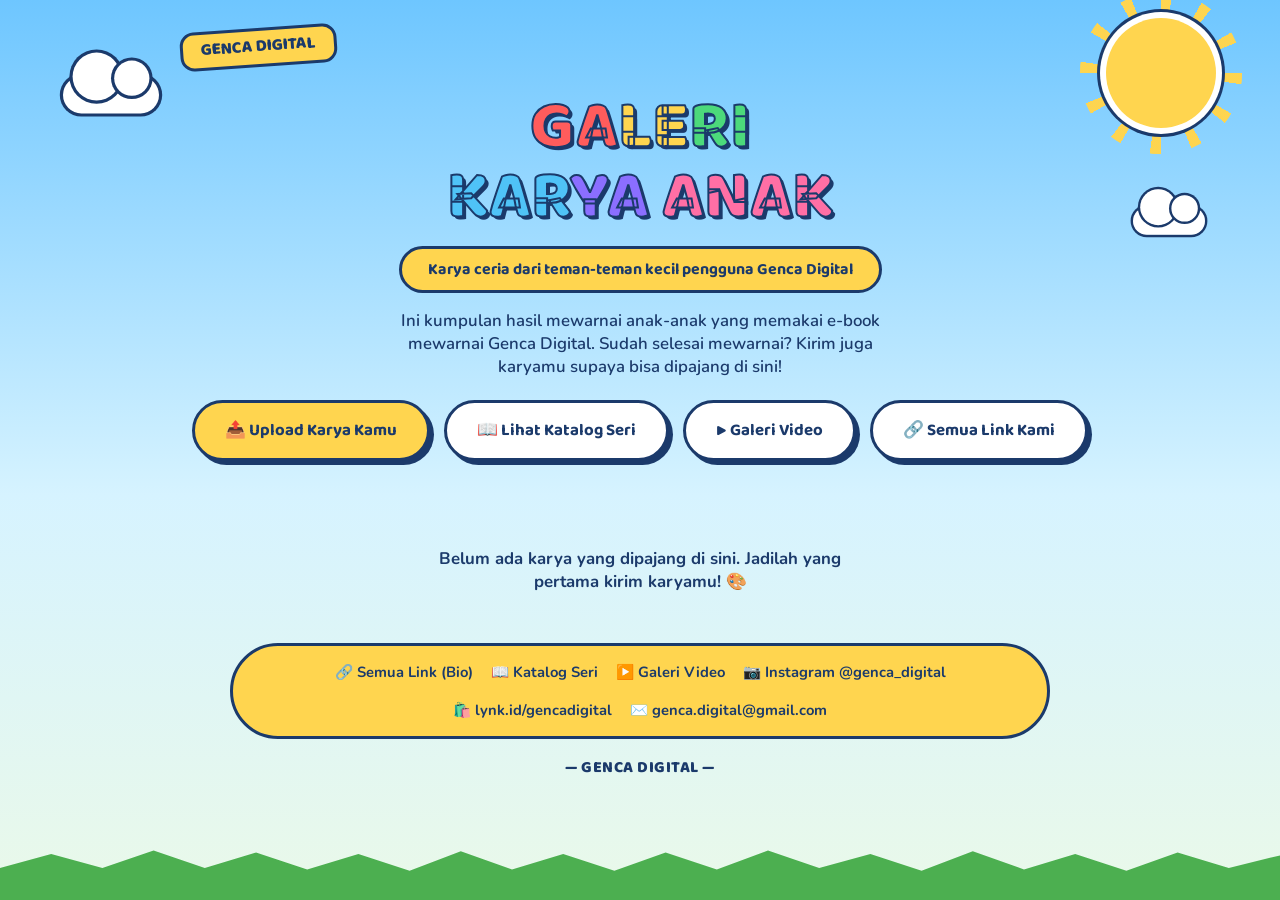
<file: index.html>
<!DOCTYPE html>
<html lang="id">
<head>
<meta charset="UTF-8">
<meta name="viewport" content="width=device-width, initial-scale=1.0">
<title>Galeri Karya Anak — Genca Digital</title>
<meta name="description" content="Galeri hasil karya mewarnai anak-anak dari pengguna e-book Genca Digital.">
<link rel="stylesheet" href="css/style.css">
</head>
<body>

<div class="sky-decor">
  <div class="sun"></div>
  <div class="cloud c1"></div>
  <div class="cloud c2"></div>
  <div class="bush"></div>
</div>

<div class="wrap">
  <span class="badge">GENCA DIGITAL</span>

  <div class="hero">
    <h1 class="bubble-title">
      <span class="l1">GA</span><span class="l2">LE</span><span class="l3">RI</span>
      <br>
      <span class="l4">KAR</span><span class="l5">YA</span> <span class="l6">ANAK</span>
    </h1>
    <span class="ribbon">Karya ceria dari teman-teman kecil pengguna Genca Digital</span>
    <p class="lede">Ini kumpulan hasil mewarnai anak-anak yang memakai e-book mewarnai Genca Digital. Sudah selesai mewarnai? Kirim juga karyamu supaya bisa dipajang di sini!</p>

    <div class="cta-row">
      <a class="btn" href="upload.html">📤 Upload Karya Kamu</a>
      <a class="btn secondary" href="katalog.html">📖 Lihat Katalog Seri</a>
      <a class="btn secondary" href="video.html">▶️ Galeri Video</a>
      <a class="btn secondary" href="bio.html">🔗 Semua Link Kami</a>
    </div>
  </div>

  <div class="gallery-grid" id="galleryGrid"></div>

  <p class="empty-state" id="emptyState" style="display:none;">
    Belum ada karya yang dipajang di sini. Jadilah yang pertama kirim karyamu! 🎨
  </p>

  <div class="load-more-row">
    <button class="btn secondary" id="loadMoreBtn">Muat Lebih Banyak</button>
  </div>

  <div class="footer-pill">
    <a href="bio.html">🔗 Semua Link (Bio)</a>
    <a href="katalog.html">📖 Katalog Seri</a>
    <a href="video.html">▶️ Galeri Video</a>
    <a href="https://www.instagram.com/genca_digital/" target="_blank" rel="noopener">📷 Instagram @genca_digital</a>
    <a href="https://lynk.id/gencadigital" target="_blank" rel="noopener">🛍️ lynk.id/gencadigital</a>
    <a href="mailto:genca.digital@gmail.com">✉️ genca.digital@gmail.com</a>
  </div>
  <p class="footer-brand">— GENCA DIGITAL —</p>
</div>

<script src="js/gallery-data.js"></script>
<script src="js/gallery.js"></script>
</body>
</html>
</file>
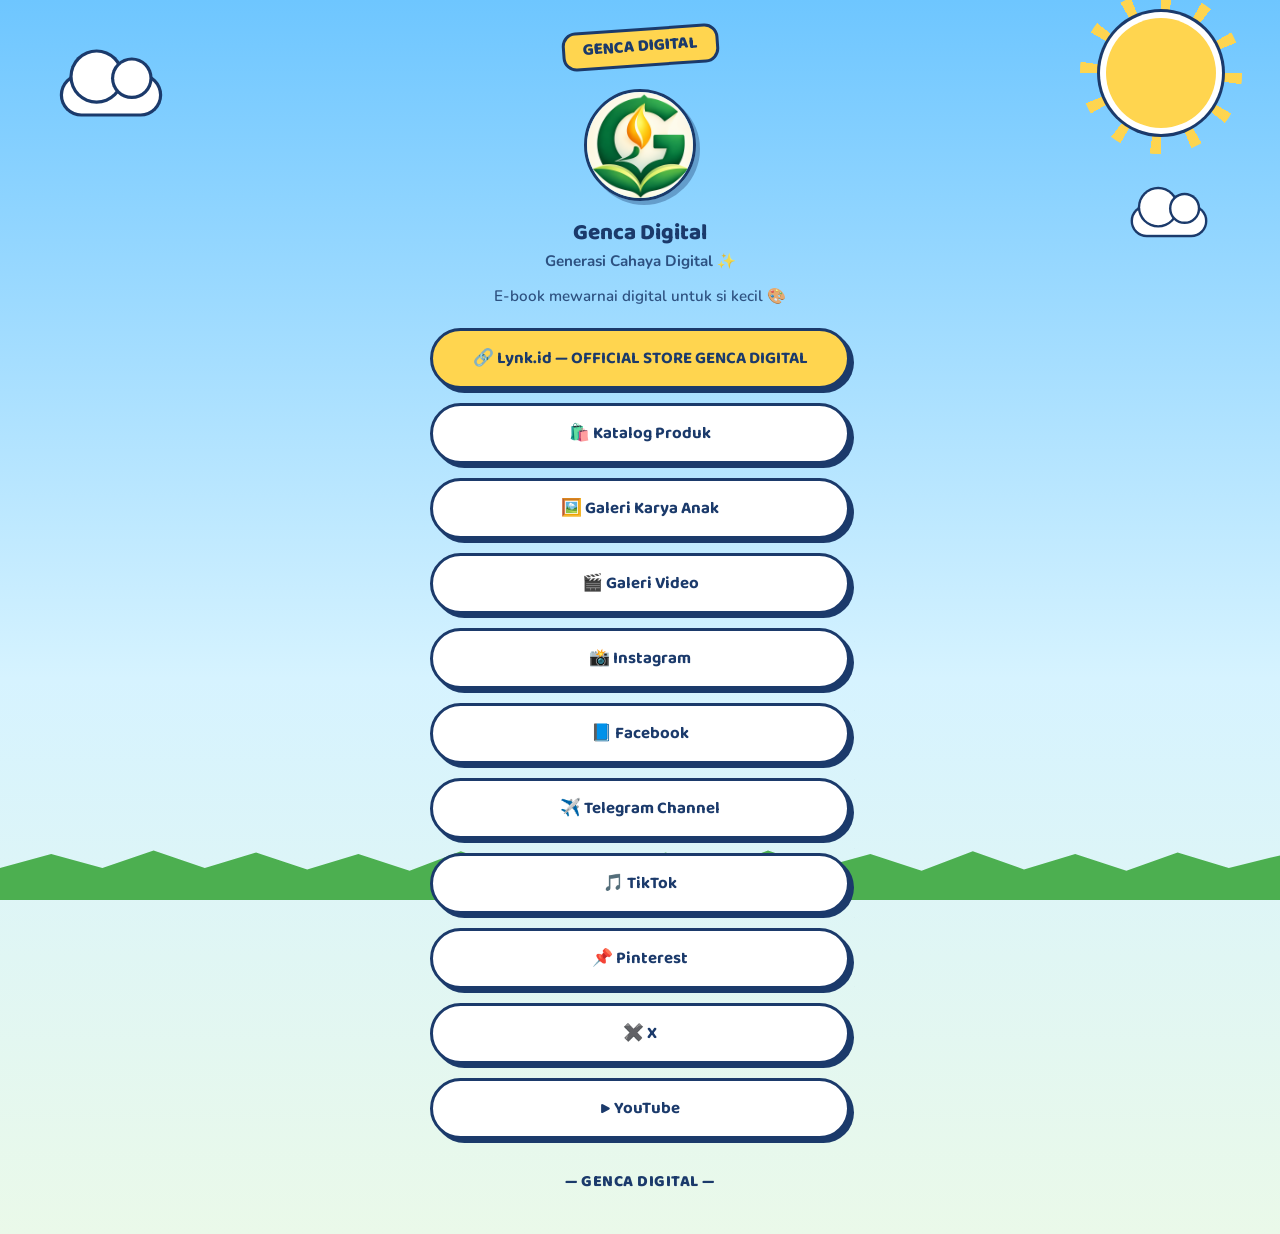
<file: bio.html>
<!DOCTYPE html>
<html lang="id">
<head>
<meta charset="UTF-8">
<meta name="viewport" content="width=device-width, initial-scale=1.0">
<title>Genca Digital (Generasi Cahaya Digital) — Link in Bio</title>
<meta name="description" content="Semua tautan resmi Genca Digital (Generasi Cahaya Digital): katalog seri mewarnai, galeri karya anak, toko Lynk.id, dan media sosial.">
<link rel="stylesheet" href="css/style.css">
</head>
<body>

<div class="sky-decor">
  <div class="sun"></div>
  <div class="cloud c1"></div>
  <div class="cloud c2"></div>
  <div class="bush"></div>
</div>

<div class="wrap">
  <div class="bio-wrap">
    <span class="badge">GENCA DIGITAL</span>

    <div class="logo-wrap">
      <img src="images/logo.jpg" alt="Logo Genca Digital" onerror="this.onerror=null;this.remove();">
      <div class="logo-ph">GD</div>
    </div>
    <div class="bio-name">Genca Digital</div>
    <p class="bio-tagline" style="margin-top:-4px;font-weight:700;">Generasi Cahaya Digital ✨</p>
    <p class="bio-tagline">E-book mewarnai digital untuk si kecil 🎨</p>

    <div class="link-list">
      <a class="btn full" href="https://lynk.id/gencadigital" target="_blank" rel="noopener">🔗 Lynk.id — OFFICIAL STORE GENCA DIGITAL</a>
      <a class="btn full secondary" href="katalog.html">🛍️ Katalog Produk</a>
      <a class="btn full secondary" href="index.html">🖼️ Galeri Karya Anak</a>
      <a class="btn full secondary" href="video.html">🎬 Galeri Video</a>
      <a class="btn full secondary" href="https://www.instagram.com/genca_digital/" target="_blank" rel="noopener">📸 Instagram</a>
      <a class="btn full secondary" href="https://www.facebook.com/profile.php?id=61595604208498" target="_blank" rel="noopener">📘 Facebook</a>
      <a class="btn full secondary" href="https://t.me/+vTnjUD4lZelkMDZl" target="_blank" rel="noopener">✈️ Telegram Channel</a>
      <a class="btn full secondary" href="https://www.tiktok.com/@gencadigital" target="_blank" rel="noopener">🎵 TikTok</a>
      <a class="btn full secondary" href="https://id.pinterest.com/gencadigital/" target="_blank" rel="noopener">📌 Pinterest</a>
      <a class="btn full secondary" href="https://x.com/gencadigital" target="_blank" rel="noopener">✖️ X</a>
      <a class="btn full secondary" href="https://www.youtube.com/@gencadigital" target="_blank" rel="noopener">▶️ YouTube</a>
    </div>

    <p class="footer-brand" style="margin-top:30px;">— GENCA DIGITAL —</p>
  </div>
</div>

</body>
</html>
</file>
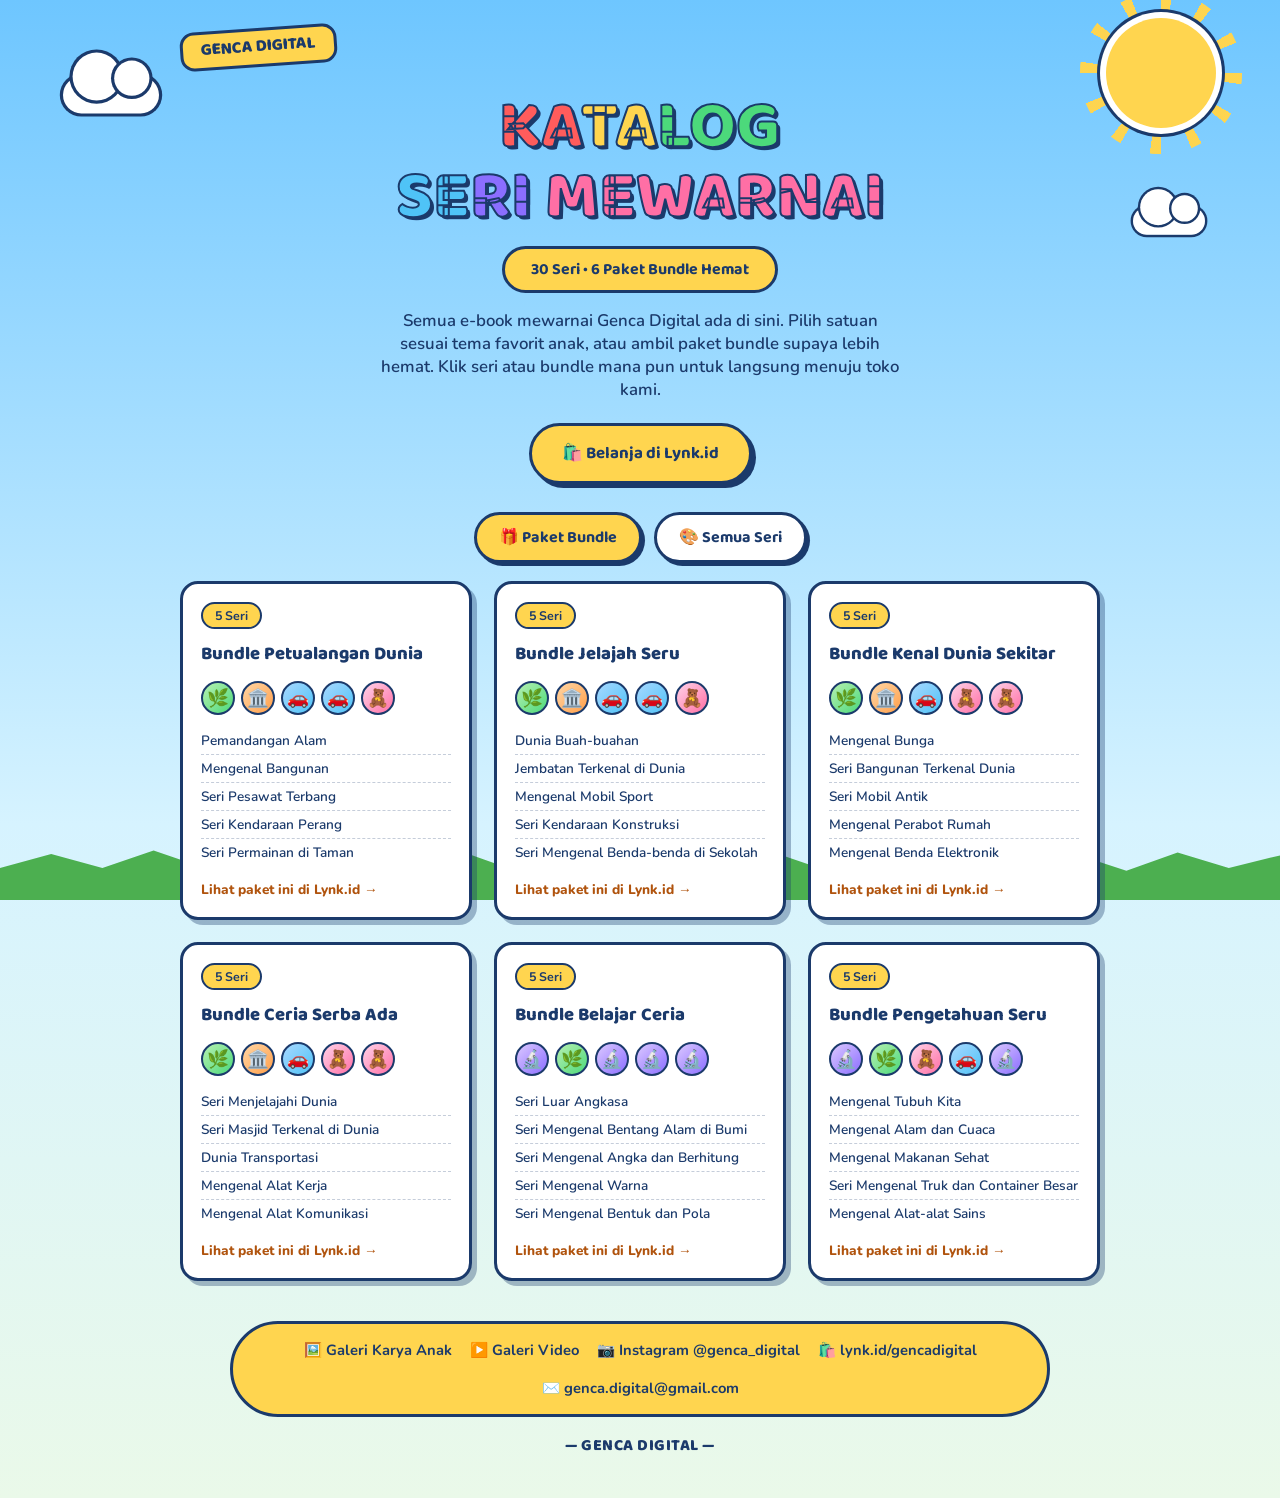
<file: katalog.html>
<!DOCTYPE html>
<html lang="id">
<head>
<meta charset="UTF-8">
<meta name="viewport" content="width=device-width, initial-scale=1.0">
<title>Katalog Seri Mewarnai — Genca Digital</title>
<meta name="description" content="Katalog lengkap 30 seri e-book mewarnai Genca Digital, tersedia satuan atau dalam 6 paket bundle hemat.">
<link rel="stylesheet" href="css/style.css">
</head>
<body>

<div class="sky-decor">
  <div class="sun"></div>
  <div class="cloud c1"></div>
  <div class="cloud c2"></div>
  <div class="bush"></div>
</div>

<div class="wrap">
  <span class="badge">GENCA DIGITAL</span>

  <div class="hero">
    <h1 class="bubble-title">
      <span class="l1">KA</span><span class="l2">TA</span><span class="l3">LOG</span>
      <br>
      <span class="l4">SE</span><span class="l5">RI</span> <span class="l6">MEWARNAI</span>
    </h1>
    <span class="ribbon">30 Seri • 6 Paket Bundle Hemat</span>
    <p class="lede">Semua e-book mewarnai Genca Digital ada di sini. Pilih satuan sesuai tema favorit anak, atau ambil paket bundle supaya lebih hemat. Klik seri atau bundle mana pun untuk langsung menuju toko kami.</p>

    <div class="cta-row">
      <a class="btn" href="https://lynk.id/gencadigital" target="_blank" rel="noopener">🛍️ Belanja di Lynk.id</a>
    </div>
  </div>

  <div class="tab-row">
    <button class="tab-btn active" id="tabBundle" type="button">🎁 Paket Bundle</button>
    <button class="tab-btn" id="tabSeries" type="button">🎨 Semua Seri</button>
  </div>

  <div class="catalog-section active" id="bundleSection">
    <div class="bundle-grid" id="bundleGrid"></div>
  </div>

  <div class="catalog-section" id="seriesSection">
    <div class="chip-row" id="chipRow"></div>
    <div class="series-grid" id="seriesGrid"></div>
  </div>

  <div class="footer-pill">
    <a href="index.html">🖼️ Galeri Karya Anak</a>
    <a href="video.html">▶️ Galeri Video</a>
    <a href="https://www.instagram.com/genca_digital/" target="_blank" rel="noopener">📷 Instagram @genca_digital</a>
    <a href="https://lynk.id/gencadigital" target="_blank" rel="noopener">🛍️ lynk.id/gencadigital</a>
    <a href="mailto:genca.digital@gmail.com">✉️ genca.digital@gmail.com</a>
  </div>
  <p class="footer-brand">— GENCA DIGITAL —</p>
</div>

<script src="js/catalog-data.js"></script>
<script src="js/catalog.js"></script>
</body>
</html>
</file>
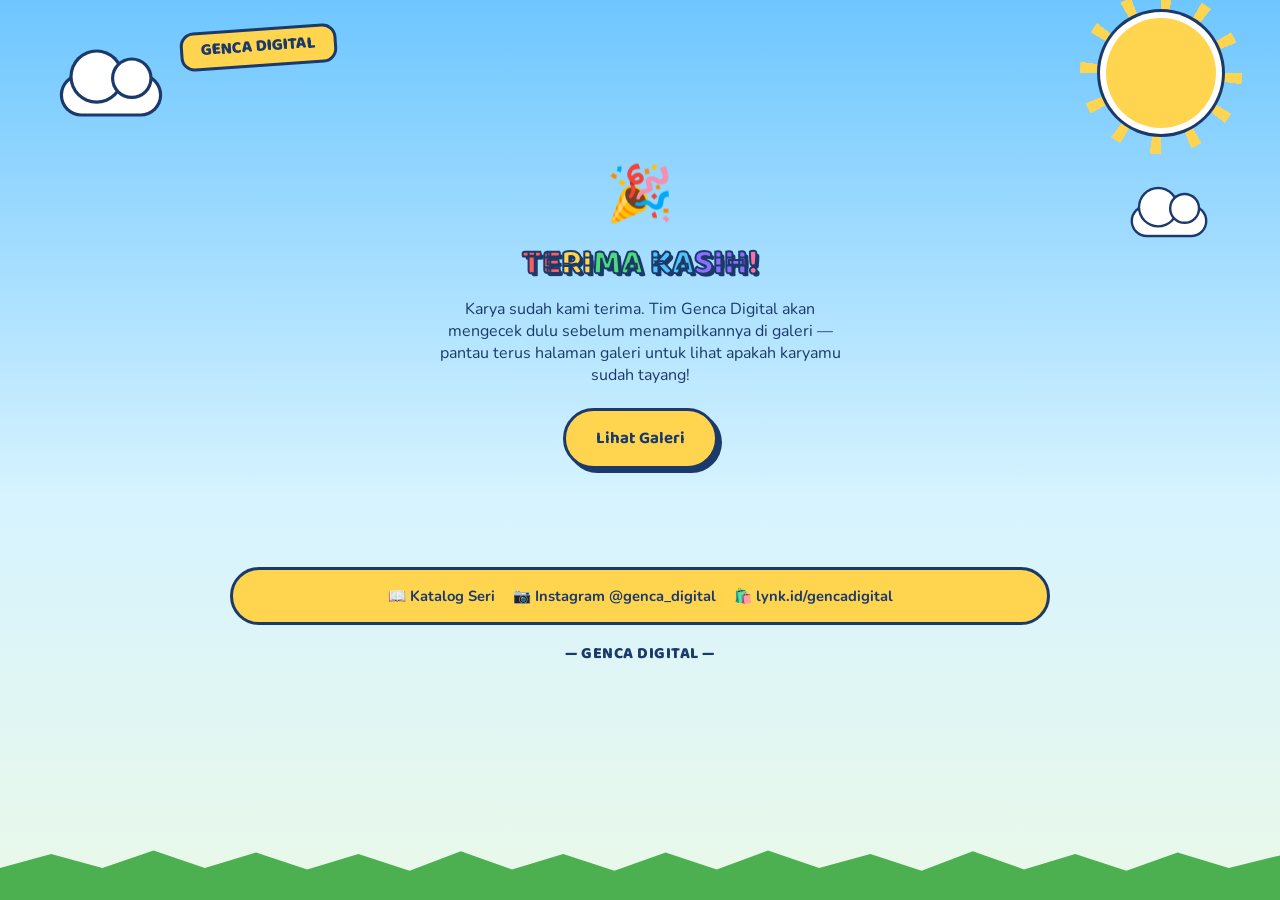
<file: thanks.html>
<!DOCTYPE html>
<html lang="id">
<head>
<meta charset="UTF-8">
<meta name="viewport" content="width=device-width, initial-scale=1.0">
<title>Terima Kasih! — Genca Digital</title>
<link rel="stylesheet" href="css/style.css">
</head>
<body>

<div class="sky-decor">
  <div class="sun"></div>
  <div class="cloud c1"></div>
  <div class="cloud c2"></div>
  <div class="bush"></div>
</div>

<div class="wrap">
  <span class="badge">GENCA DIGITAL</span>

  <div class="thanks-box">
    <div class="big-emoji">🎉</div>
    <h1 class="bubble-title" style="font-size:2.2rem;">
      <span class="l1">TE</span><span class="l2">RI</span><span class="l3">MA</span>
      <span class="l4">KA</span><span class="l5">SIH</span><span class="l6">!</span>
    </h1>
    <p class="lede">Karya sudah kami terima. Tim Genca Digital akan mengecek dulu sebelum menampilkannya di galeri — pantau terus halaman galeri untuk lihat apakah karyamu sudah tayang!</p>
    <div class="cta-row">
      <a class="btn" href="index.html">Lihat Galeri</a>
    </div>
  </div>

  <div class="footer-pill">
    <a href="katalog.html">📖 Katalog Seri</a>
    <a href="https://www.instagram.com/genca_digitalgo/" target="_blank" rel="noopener">📷 Instagram @genca_digital</a>
    <a href="https://lynk.id/gencadigital" target="_blank" rel="noopener">🛍️ lynk.id/gencadigital</a>
  </div>
  <p class="footer-brand">— GENCA DIGITAL —</p>
</div>

</body>
</html>
</file>
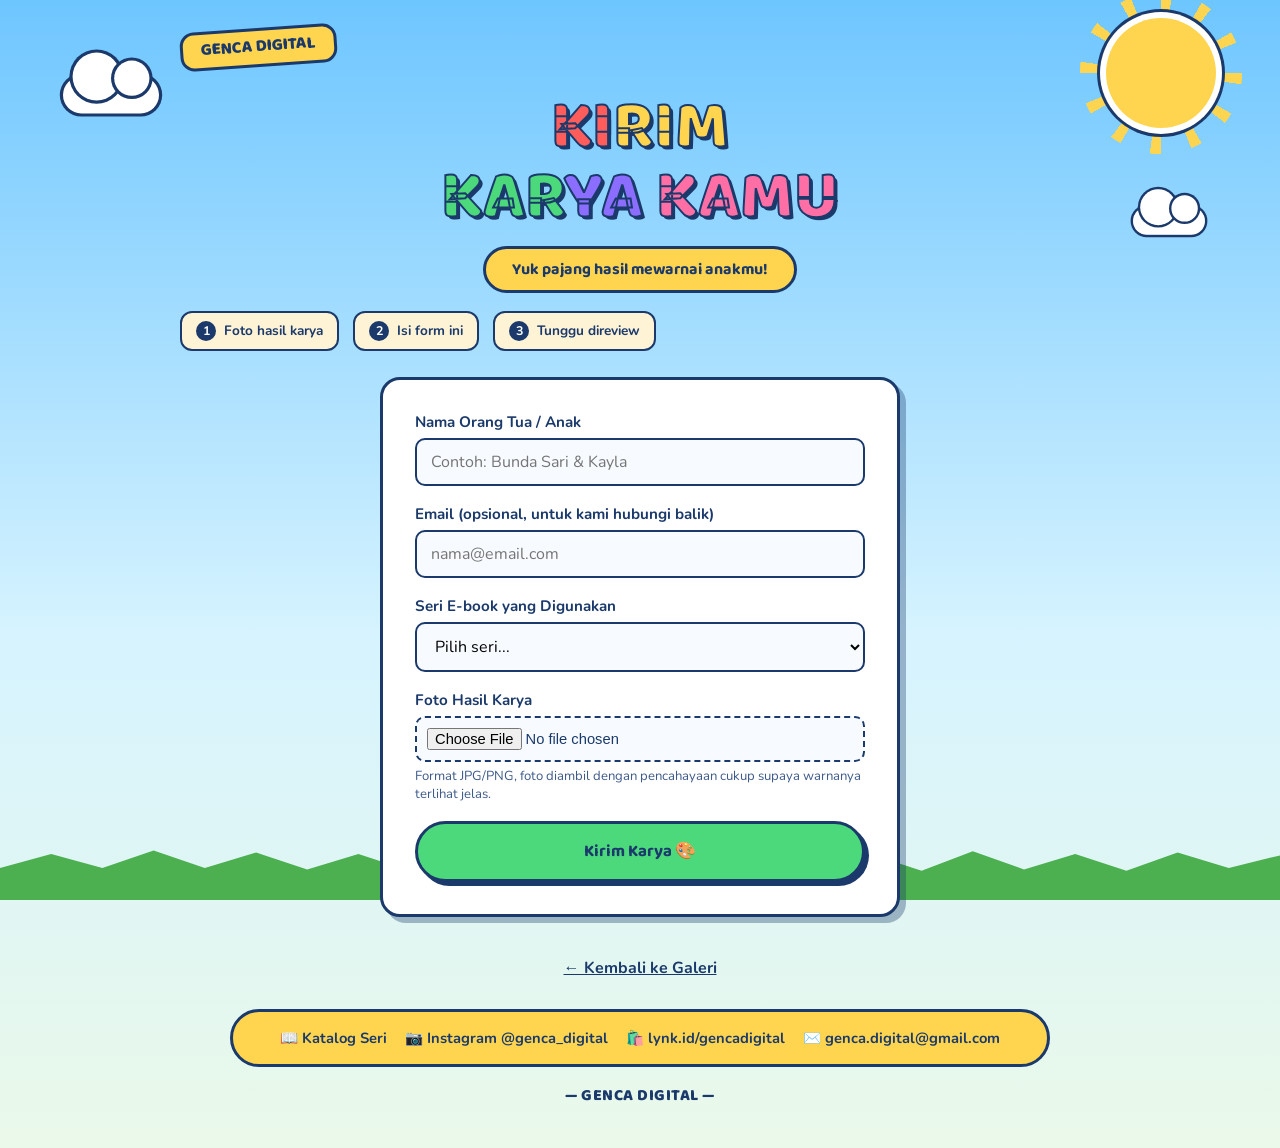
<file: upload.html>
<!DOCTYPE html>
<html lang="id">
<head>
<meta charset="UTF-8">
<meta name="viewport" content="width=device-width, initial-scale=1.0">
<title>Kirim Karya Kamu — Genca Digital</title>
<meta name="description" content="Kirim foto hasil mewarnai anakmu untuk dipajang di Galeri Karya Anak Genca Digital.">
<link rel="stylesheet" href="css/style.css">
</head>
<body>

<div class="sky-decor">
  <div class="sun"></div>
  <div class="cloud c1"></div>
  <div class="cloud c2"></div>
  <div class="bush"></div>
</div>

<div class="wrap">
  <span class="badge">GENCA DIGITAL</span>

  <div class="hero">
    <h1 class="bubble-title">
      <span class="l1">KI</span><span class="l2">RIM</span>
      <br>
      <span class="l3">KAR</span><span class="l5">YA</span> <span class="l6">KAMU</span>
    </h1>
    <span class="ribbon">Yuk pajang hasil mewarnai anakmu!</span>

    <div class="steps-mini">
      <div class="step-chip"><span class="num">1</span> Foto hasil karya</div>
      <div class="step-chip"><span class="num">2</span> Isi form ini</div>
      <div class="step-chip"><span class="num">3</span> Tunggu direview</div>
    </div>
  </div>

  <!--
    Form ini pakai Netlify Forms (data-netlify="true").
    Submission akan muncul di dashboard Netlify (tab Forms) dan
    kamu bisa dapat notifikasi email dari sana — lihat README.md
    untuk cara mengaktifkan notifikasi email di dashboard Netlify.
  -->
  <form
    name="karya-anak"
    method="POST"
    action="/thanks.html"
    data-netlify="true"
    netlify-honeypot="bot-field"
    enctype="multipart/form-data"
    class="form-card"
  >
    <input type="hidden" name="form-name" value="karya-anak">
    <p style="display:none;">
      <label>Jangan diisi: <input name="bot-field"></label>
    </p>

    <div class="field">
      <label for="parentName">Nama Orang Tua / Anak</label>
      <input type="text" id="parentName" name="parentName" placeholder="Contoh: Bunda Sari & Kayla" required>
    </div>

    <div class="field">
      <label for="email">Email (opsional, untuk kami hubungi balik)</label>
      <input type="email" id="email" name="email" placeholder="nama@email.com">
    </div>

    <div class="field">
      <label for="series">Seri E-book yang Digunakan</label>
      <select id="series" name="series" required>
        <option value="">Pilih seri...</option>
        <option value="Tas Sekolah">Seri Tas Sekolah</option>
        <option value="Pemandangan Alam">Seri Pemandangan Alam</option>
        <option value="Lainnya">Lainnya</option>
      </select>
    </div>

    <div class="field">
      <label for="photo">Foto Hasil Karya</label>
      <input type="file" id="photo" name="photo" accept="image/*" required>
      <p class="hint">Format JPG/PNG, foto diambil dengan pencahayaan cukup supaya warnanya terlihat jelas.</p>
    </div>

    <button type="submit" class="btn green" style="width:100%; justify-content:center;">Kirim Karya 🎨</button>
  </form>

  <a class="back-link" href="index.html">← Kembali ke Galeri</a>

  <div class="footer-pill">
    <a href="katalog.html">📖 Katalog Seri</a>
    <a href="https://www.instagram.com/genca_digital/" target="_blank" rel="noopener">📷 Instagram @genca_digital</a>
    <a href="https://lynk.id/gencadigital" target="_blank" rel="noopener">🛍️ lynk.id/gencadigital</a>
    <a href="mailto:genca.digital@gmail.com">✉️ genca.digital@gmail.com</a>
  </div>
  <p class="footer-brand">— GENCA DIGITAL —</p>
</div>

</body>
</html>
</file>
<file: css/style.css>
@import url('https://fonts.googleapis.com/css2?family=Baloo+2:wght@500;700;800&family=Nunito:wght@400;600;700&display=swap');

:root{
  --sky-top:#6EC6FF;
  --sky-bottom:#D6F3FF;
  --sun:#FFD54F;
  --pink:#FF6FA5;
  --green:#4CD97B;
  --purple:#8B6EFF;
  --navy:#1B3A6B;
  --card:#FFFFFF;
  --grass:#4CAF50;
  --grass-dark:#388E3C;
}

*{box-sizing:border-box;}

body{
  margin:0;
  font-family:'Nunito',sans-serif;
  color:var(--navy);
  background:linear-gradient(180deg,var(--sky-top) 0%,var(--sky-bottom) 55%,#EAF9E9 100%);
  min-height:100vh;
  overflow-x:hidden;
}

.sky-decor{
  position:fixed;
  inset:0;
  pointer-events:none;
  z-index:0;
  overflow:hidden;
}
.sun{
  position:absolute; top:2%; right:5%;
  width:110px; height:110px; border-radius:50%;
  background:var(--sun);
  box-shadow:0 0 0 6px #fff, 0 0 0 9px var(--navy);
}
.sun::before,.sun::after{content:'';position:absolute;inset:-26px;
  background:
    repeating-conic-gradient(var(--sun) 0deg 8deg, transparent 8deg 30deg);
  border-radius:50%;
  z-index:-1;
  opacity:.9;
}
.cloud{position:absolute; width:120px; height:46px; background:#fff; border-radius:40px;
  box-shadow:0 0 0 4px var(--navy);
}
.cloud::before,.cloud::after{content:'';position:absolute;background:#fff;border-radius:50%;
  box-shadow:0 0 0 4px var(--navy);}
.cloud::before{width:60px;height:60px;top:-30px;left:12px;}
.cloud::after{width:44px;height:44px;top:-20px;left:64px;}
.cloud.c1{top:8%; left:4%; transform:scale(.8);}
.cloud.c2{top:22%; right:4%; transform:scale(.6);}
.bush{position:absolute; bottom:-10px; width:100%; height:70px;
  background:var(--grass);
  clip-path:polygon(0% 100%,0% 40%,4% 20%,8% 40%,12% 15%,16% 40%,20% 18%,24% 42%,
    28% 20%,32% 44%,36% 16%,40% 42%,44% 20%,48% 44%,52% 18%,56% 42%,60% 15%,
    64% 40%,68% 20%,72% 44%,76% 16%,80% 42%,84% 20%,88% 44%,92% 18%,96% 40%,100% 22%,100% 100%);
}

.wrap{position:relative; z-index:1; max-width:960px; margin:0 auto; padding:28px 20px 0;}

.badge{
  display:inline-block;
  background:var(--sun);
  border:3px solid var(--navy);
  border-radius:14px;
  padding:8px 18px;
  font-family:'Baloo 2',sans-serif;
  font-weight:800;
  font-size:1.05rem;
  line-height:1;
  color:var(--navy);
  transform:rotate(-4deg);
}

.hero{text-align:center; margin:26px 0 10px;}

.bubble-title{
  font-family:'Baloo 2',sans-serif;
  font-weight:800;
  font-size:clamp(2.4rem,7vw,4.2rem);
  line-height:1.05;
  margin:14px 0 6px;
  -webkit-text-stroke:2px var(--navy);
  text-shadow:3px 3px 0 var(--navy);
}
.bubble-title .l1{color:#FF5C5C;}
.bubble-title .l2{color:var(--sun);}
.bubble-title .l3{color:var(--green);}
.bubble-title .l4{color:#4FC3F7;}
.bubble-title .l5{color:var(--purple);}
.bubble-title .l6{color:var(--pink);}

.ribbon{
  display:inline-block;
  background:var(--sun);
  border:3px solid var(--navy);
  border-radius:999px;
  padding:8px 26px;
  font-family:'Baloo 2',sans-serif;
  font-weight:700;
  font-size:1rem;
  color:var(--navy);
  margin-top:6px;
}

.hero p.lede{
  max-width:520px; margin:16px auto 0;
  font-size:1.05rem; font-weight:600; color:var(--navy);
}

.btn{
  display:inline-flex; align-items:center; gap:8px;
  font-family:'Baloo 2',sans-serif; font-weight:700; font-size:1.05rem;
  text-decoration:none; color:var(--navy);
  background:var(--sun);
  border:3px solid var(--navy);
  border-radius:999px;
  padding:14px 30px;
  box-shadow:4px 4px 0 var(--navy);
  transition:transform .12s ease;
}
.btn:hover{transform:translate(-2px,-2px); box-shadow:6px 6px 0 var(--navy);}
.btn:active{transform:translate(0,0); box-shadow:2px 2px 0 var(--navy);}
.btn.secondary{background:#fff;}
.btn.green{background:var(--green);}
.btn.small{padding:10px 20px; font-size:.9rem;}

.cta-row{margin:22px 0 8px; display:flex; justify-content:center; gap:14px; flex-wrap:wrap;}

.gallery-grid{
  display:grid;
  grid-template-columns:repeat(auto-fill,minmax(190px,1fr));
  gap:22px;
  margin:36px 0;
}

.photo-card{
  background:#fff;
  border:3px solid var(--navy);
  border-radius:16px;
  padding:10px 10px 14px;
  box-shadow:5px 5px 0 rgba(27,58,107,.35);
}
.photo-card:nth-child(3n+1){transform:rotate(-2deg);}
.photo-card:nth-child(3n+2){transform:rotate(1.5deg);}
.photo-card:nth-child(3n){transform:rotate(-1deg);}

.photo-card img{
  width:100%; aspect-ratio:3/4; object-fit:cover;
  border-radius:10px; border:2px solid var(--navy);
  display:block;
}
.photo-card .cap{
  margin-top:8px; text-align:center;
  font-weight:700; font-size:.85rem; color:var(--navy);
}

.empty-state{
  text-align:center; margin:50px auto; max-width:420px;
  font-weight:700; font-size:1.05rem;
}

.load-more-row{text-align:center; margin:10px 0 40px;}

.footer-pill{
  background:var(--sun);
  border:3px solid var(--navy);
  border-radius:999px;
  padding:16px 26px;
  display:flex; flex-wrap:wrap; justify-content:center; gap:18px;
  margin:30px auto 14px;
  max-width:820px;
}
.footer-pill a{
  color:var(--navy); text-decoration:none; font-weight:700; font-size:.92rem;
  display:flex; align-items:center; gap:6px;
}
.footer-brand{
  text-align:center; font-family:'Baloo 2',sans-serif; font-weight:800;
  color:var(--navy); margin-bottom:40px; letter-spacing:.5px;
}

/* ---- Upload / Thanks page ---- */
.form-card{
  background:#fff;
  border:3px solid var(--navy);
  border-radius:20px;
  padding:32px;
  max-width:520px;
  margin:26px auto 40px;
  box-shadow:6px 6px 0 rgba(27,58,107,.35);
}
.field{margin-bottom:18px;}
.field label{
  display:block; font-weight:700; margin-bottom:6px; font-size:.95rem;
}
.field input[type=text],
.field input[type=email],
.field select{
  width:100%; padding:11px 14px; border-radius:10px;
  border:2px solid var(--navy); font-family:'Nunito',sans-serif; font-size:1rem;
  background:#F7FBFF;
}
.field input[type=file]{
  width:100%; padding:10px; border-radius:10px;
  border:2px dashed var(--navy); background:#F7FBFF; font-size:.92rem;
}
.hint{font-size:.82rem; color:#3d5a8a; margin-top:5px;}
.steps-mini{display:flex; gap:14px; margin:18px 0 8px; flex-wrap:wrap;}
.step-chip{
  background:#FFF3D6; border:2px solid var(--navy); border-radius:12px;
  padding:8px 14px; font-weight:700; font-size:.85rem; display:flex; align-items:center; gap:8px;
}
.step-chip .num{
  background:var(--navy); color:#fff; border-radius:50%;
  width:20px; height:20px; display:flex; align-items:center; justify-content:center;
  font-size:.78rem;
}
.back-link{display:block; text-align:center; margin-top:6px; font-weight:700; color:var(--navy);}

.thanks-box{
  text-align:center; max-width:480px; margin:60px auto; padding:30px;
}
.thanks-box .big-emoji{font-size:3.4rem;}

/* ---- Katalog ---- */
.tab-row{display:flex; justify-content:center; gap:12px; margin:28px 0 18px; flex-wrap:wrap;}
.tab-btn{
  font-family:'Baloo 2',sans-serif; font-weight:700; font-size:1rem;
  color:var(--navy); background:#fff; border:3px solid var(--navy);
  border-radius:999px; padding:10px 22px; cursor:pointer;
  box-shadow:3px 3px 0 var(--navy); transition:transform .12s ease;
}
.tab-btn:hover{transform:translate(-1px,-1px);}
.tab-btn.active{background:var(--sun);}

.catalog-section{display:none;}
.catalog-section.active{display:block;}

.chip-row{display:flex; justify-content:center; gap:10px; margin:0 0 26px; flex-wrap:wrap;}
.chip{
  font-family:'Nunito',sans-serif; font-weight:700; font-size:.85rem;
  color:var(--navy); background:#fff; border:2px solid var(--navy);
  border-radius:999px; padding:7px 16px; cursor:pointer;
}
.chip.active{background:var(--green); color:#fff;}

.bundle-grid{
  display:grid; grid-template-columns:repeat(auto-fill,minmax(260px,1fr));
  gap:22px; margin:10px 0 40px;
}
.bundle-card{
  display:block; text-decoration:none; color:var(--navy);
  background:#fff; border:3px solid var(--navy); border-radius:18px;
  padding:18px; box-shadow:5px 5px 0 rgba(27,58,107,.35);
  transition:transform .12s ease;
}
.bundle-card:hover{transform:translate(-2px,-2px); box-shadow:7px 7px 0 rgba(27,58,107,.35);}
.bundle-card .bcount{
  display:inline-block; background:var(--sun); border:2px solid var(--navy);
  border-radius:999px; padding:3px 12px; font-size:.78rem; font-weight:700; margin-bottom:10px;
}
.bundle-card .bname{
  font-family:'Baloo 2',sans-serif; font-weight:800; font-size:1.15rem; margin:0 0 12px;
}
.bundle-icons{display:flex; gap:6px; margin-bottom:12px;}
.bundle-icons span{
  width:34px; height:34px; border-radius:50%; display:flex; align-items:center; justify-content:center;
  font-size:1.1rem; border:2px solid var(--navy);
}
.bundle-series-list{list-style:none; margin:0 0 14px; padding:0; font-size:.85rem; font-weight:600;}
.bundle-series-list li{padding:4px 0; border-top:1px dashed rgba(27,58,107,.25);}
.bundle-series-list li:first-child{border-top:none;}
.bundle-card .cta-hint{font-weight:800; font-size:.85rem; color:#B0530D;}

.series-grid{
  display:grid; grid-template-columns:repeat(auto-fill,minmax(170px,1fr));
  gap:20px; margin:10px 0 40px;
}
.series-card{
  display:block; text-decoration:none; color:var(--navy);
  background:#fff; border:3px solid var(--navy); border-radius:16px;
  padding:10px 10px 12px; box-shadow:4px 4px 0 rgba(27,58,107,.35);
  transition:transform .12s ease;
}
.series-card:hover{transform:translate(-2px,-2px); box-shadow:6px 6px 0 rgba(27,58,107,.35);}
.cover-wrap{position:relative; aspect-ratio:3/4; border-radius:10px; overflow:hidden; border:2px solid var(--navy);}
.cover-wrap img{position:absolute; inset:0; width:100%; height:100%; object-fit:cover;}
.cover-ph{width:100%; height:100%; display:flex; align-items:center; justify-content:center; font-size:2.2rem;}
.cat-alam{background:linear-gradient(135deg,#B7F0B1,#4CD97B);}
.cat-bangunan{background:linear-gradient(135deg,#FFD6A5,#FF9F4A);}
.cat-transportasi{background:linear-gradient(135deg,#A8D8FF,#4FC3F7);}
.cat-objek{background:linear-gradient(135deg,#FFD3E8,#FF6FA5);}
.cat-edukasi{background:linear-gradient(135deg,#DCC9FF,#8B6EFF);}
.series-card .stitle{margin-top:8px; font-weight:700; font-size:.85rem; text-align:center; line-height:1.25;}
.series-card .scat{display:block; text-align:center; font-size:.7rem; font-weight:700; margin-top:4px; opacity:.7;}

@media (max-width:520px){
  .bubble-title{font-size:2.2rem;}
  .badge{font-size:.9rem; padding:6px 14px;}
}

/* ---- Link in Bio ---- */
.bio-wrap{max-width:440px; margin:0 auto; text-align:center;}
.logo-wrap{
  position:relative; width:112px; height:112px; margin:22px auto 14px;
  border-radius:50%; overflow:hidden; border:3px solid var(--navy);
  box-shadow:4px 4px 0 rgba(27,58,107,.35);
}
.logo-wrap img{position:absolute; inset:0; width:100%; height:100%; object-fit:cover;}
.logo-ph{
  width:100%; height:100%; display:flex; align-items:center; justify-content:center;
  font-family:'Baloo 2',sans-serif; font-weight:800; font-size:1.8rem; color:var(--navy);
  background:linear-gradient(135deg,var(--sun),var(--pink));
}
.bio-name{font-family:'Baloo 2',sans-serif; font-weight:800; font-size:1.4rem; margin:4px 0 4px;}
.bio-tagline{font-size:.95rem; font-weight:600; color:var(--navy); opacity:.85; margin-bottom:6px;}

.link-list{display:flex; flex-direction:column; gap:14px; max-width:420px; margin:22px auto 10px;}
.btn.full{width:100%; justify-content:center;}

/* ---- Galeri Video ---- */
.video-grid{
  display:grid;
  grid-template-columns:repeat(auto-fill,minmax(280px,1fr));
  gap:24px;
  margin:36px 0;
}
.video-card{
  background:#fff;
  border:3px solid var(--navy);
  border-radius:16px;
  padding:10px 10px 14px;
  box-shadow:5px 5px 0 rgba(27,58,107,.35);
}
.video-thumb{
  position:relative; display:block; width:100%; padding:0; cursor:pointer;
  aspect-ratio:16/9; overflow:hidden;
  border:2px solid var(--navy); border-radius:10px; background:var(--navy);
}
.video-thumb img,
.video-thumb iframe{
  position:absolute; inset:0; width:100%; height:100%; border:0; object-fit:cover; display:block;
}
.play-badge{
  position:absolute; top:50%; left:50%; transform:translate(-50%,-50%);
  width:58px; height:58px; border-radius:50%;
  display:flex; align-items:center; justify-content:center;
  background:var(--sun); border:3px solid var(--navy);
  font-size:1.4rem; padding-left:4px; color:var(--navy);
  box-shadow:3px 3px 0 var(--navy); transition:transform .12s ease;
}
.video-thumb:hover .play-badge{transform:translate(-50%,-50%) scale(1.1);}
.video-card .cap{
  margin-top:10px; text-align:center;
  font-weight:700; font-size:.92rem; line-height:1.3;
}
.video-card .yt-link{
  display:block; text-align:center; margin-top:6px;
  font-weight:700; font-size:.8rem; color:#B0530D; text-decoration:none;
}
</file>
